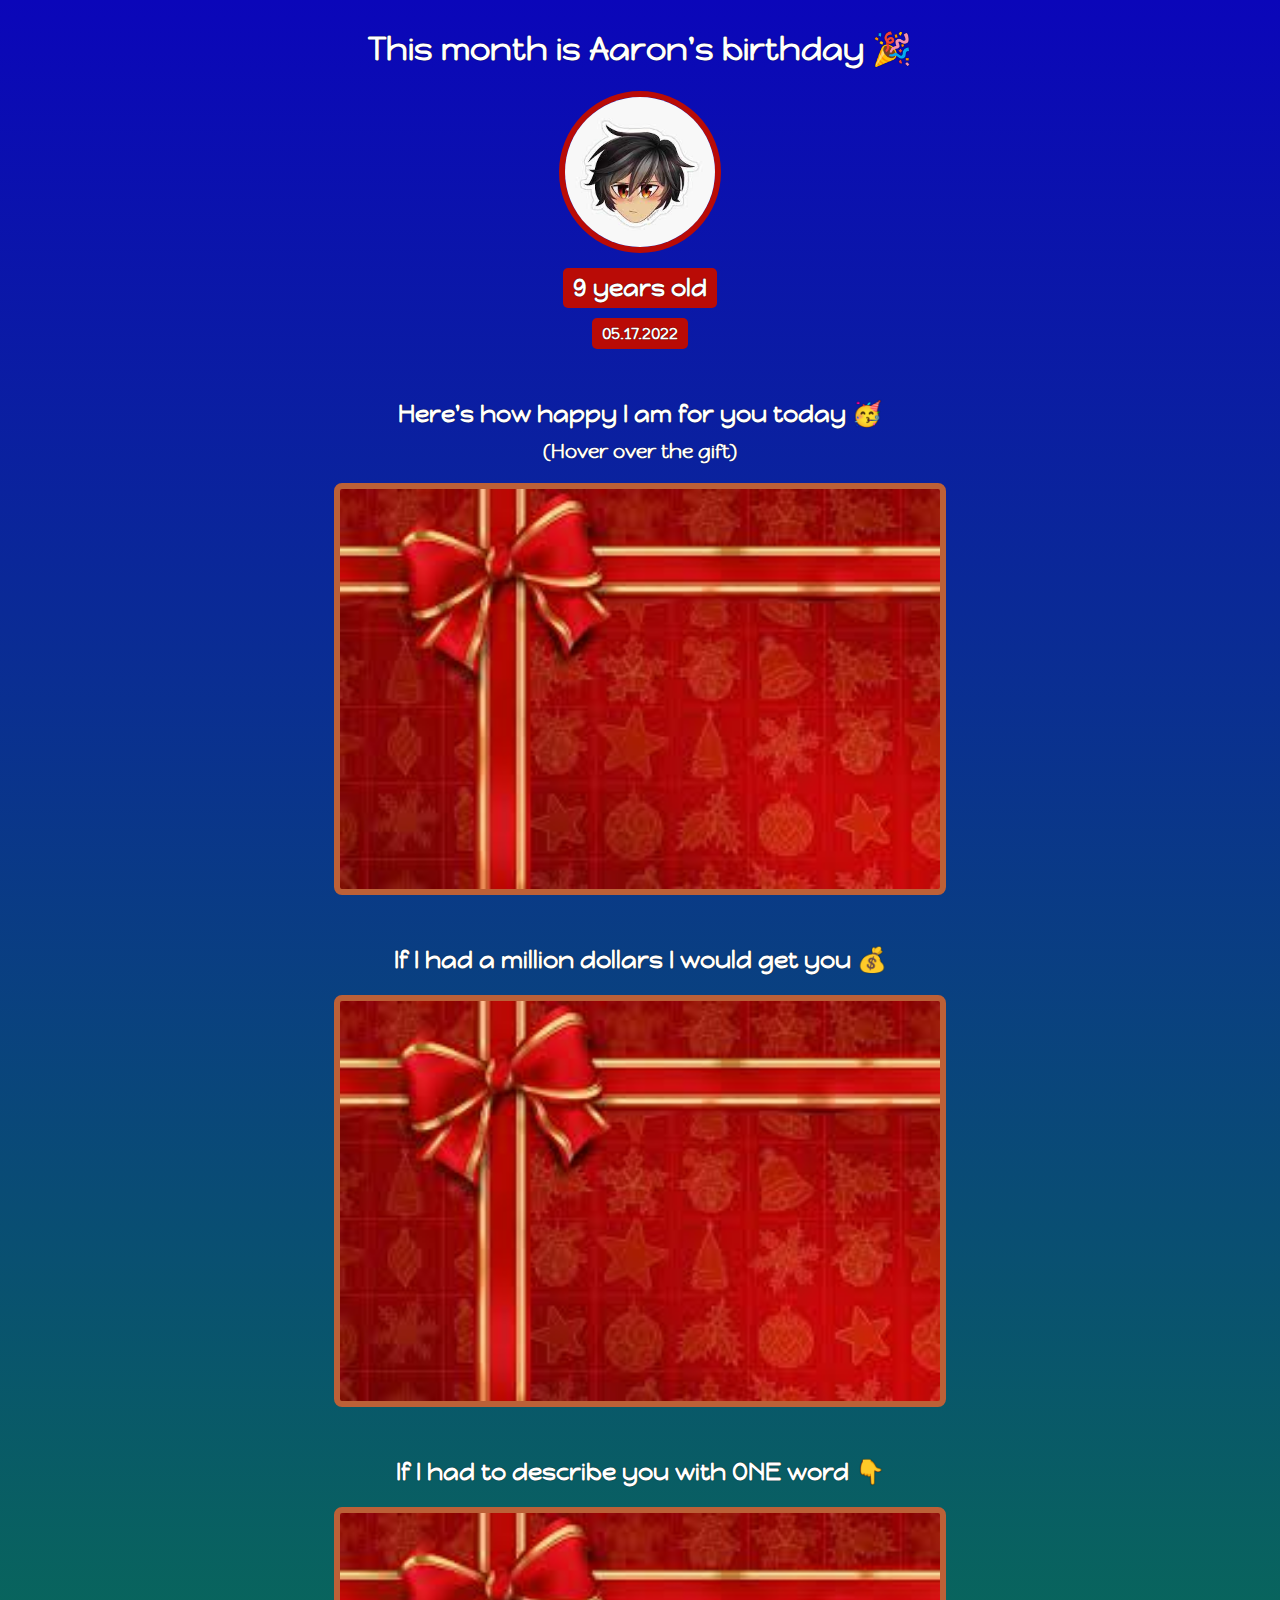
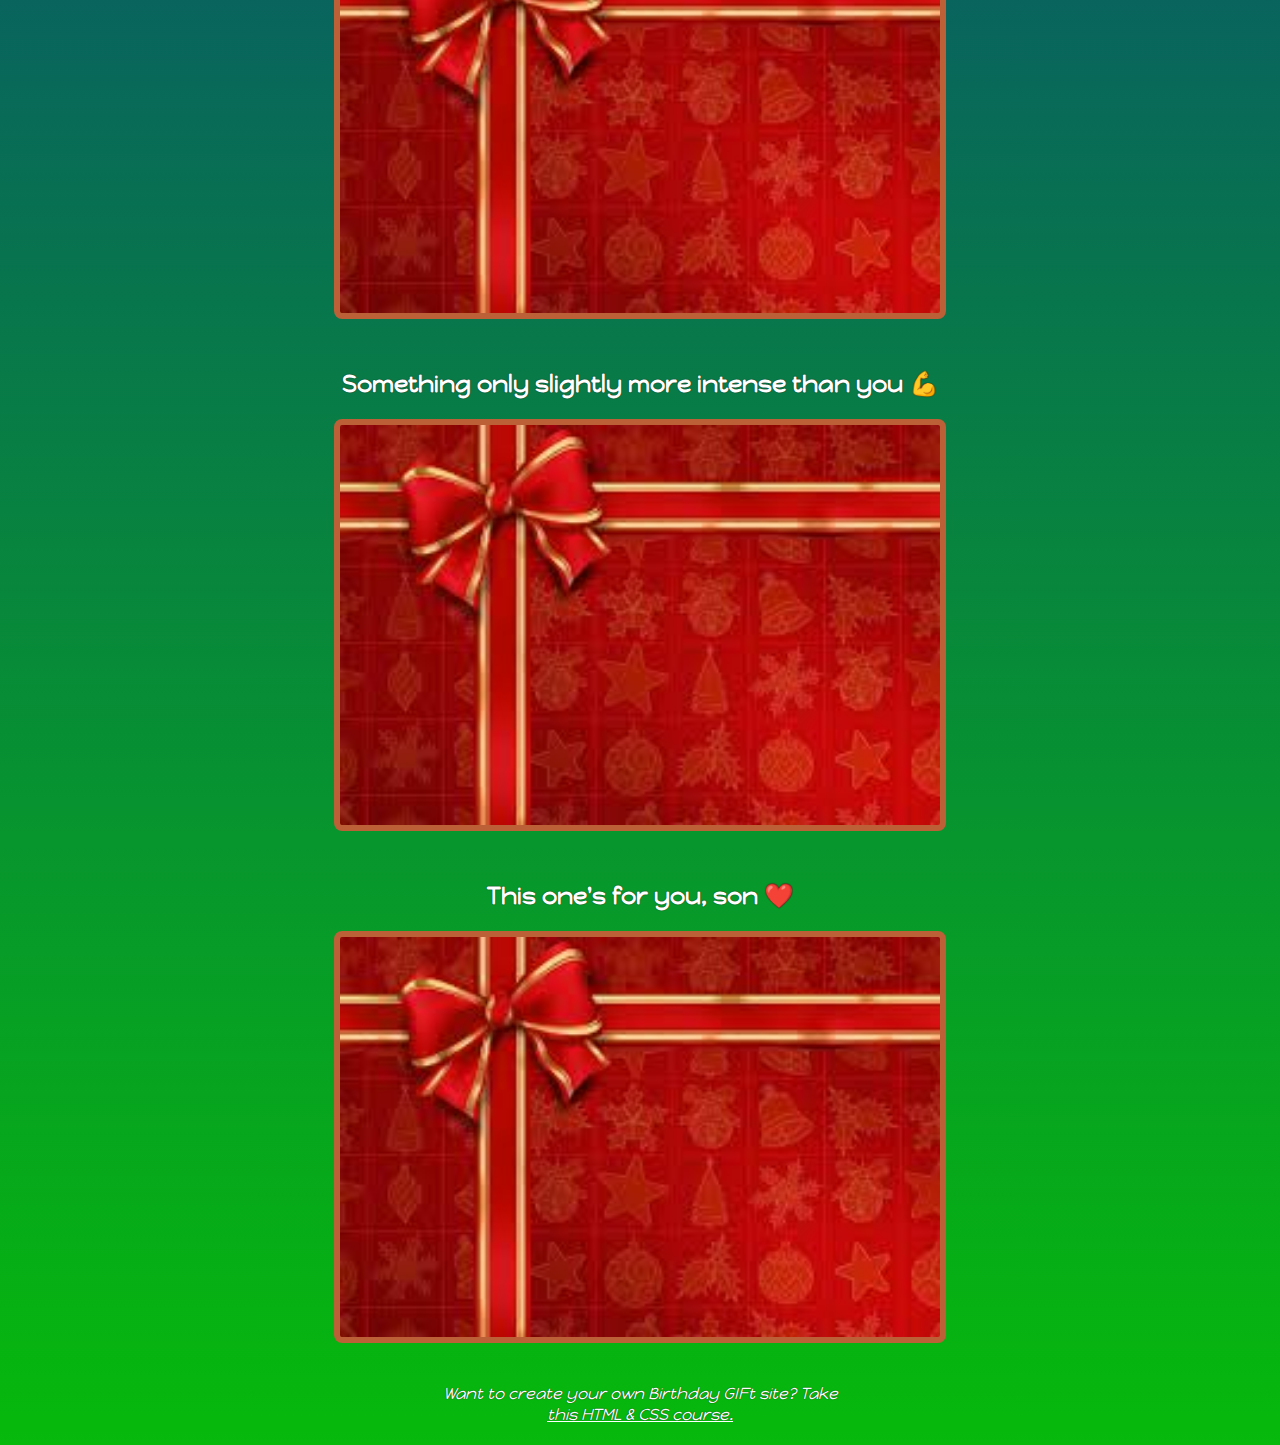
<file: index.html>
<html>
    <head>
        <link rel="preconnect" href="https://fonts.googleapis.com">
        <link rel="preconnect" href="https://fonts.gstatic.com" crossorigin>
        <link href="https://fonts.googleapis.com/css2?family=Happy+Monkey&display=swap" rel="stylesheet">
        <link rel="stylesheet" href="style.css">
    </head>
    <body>
        <div id="header">
            <h1>This month is Aaron's birthday 🎉</h1>
            <img id="bff-img" src="images/aaron.jpg">
            <h2 id="bday-age">9 years old</h2>
            <h4 id="bday-date">05.17.2022</h4>
        </div>
        
        <div class="gift-section">
            <h2 class="gift-title">Here's how happy I am for you today 🥳</h2>
            <h3 class="gift-hint">(Hover over the gift)</h3>
            <div class="gift-img" id="gift-img-happy"></div>
        </div>
        
        <div class="gift-section">
            <h2 class="gift-title">If I had a million dollars I would get you 💰</h2>
            <div class="gift-img" id="gift-img-ski"></div>
        </div>
        
        <div class="gift-section">
            <h2 class="gift-title">If I had to describe you with ONE word 👇</h2>
            <div class="gift-img" id="gift-img-intense"></div>
        </div>
        
        <div class="gift-section">
            <h2 class="gift-title">Something only slightly more intense than you 💪</h2>
            <div class="gift-img" id="gift-img-racing"></div>
        </div>
        
         <div class="gift-section">
            <h2 class="gift-title">This one's for you, son ❤️</h2>
            <div class="gift-img" id="gift-img-birthday"></div>
        </div>
        
        <p id="footer">Want to create your own Birthday GIFt site? Take <a href="https://scrimba.com/learn/htmlandcss" target="_blank">this HTML & CSS course.</a></p>
        
    </body>
</html>
</file>
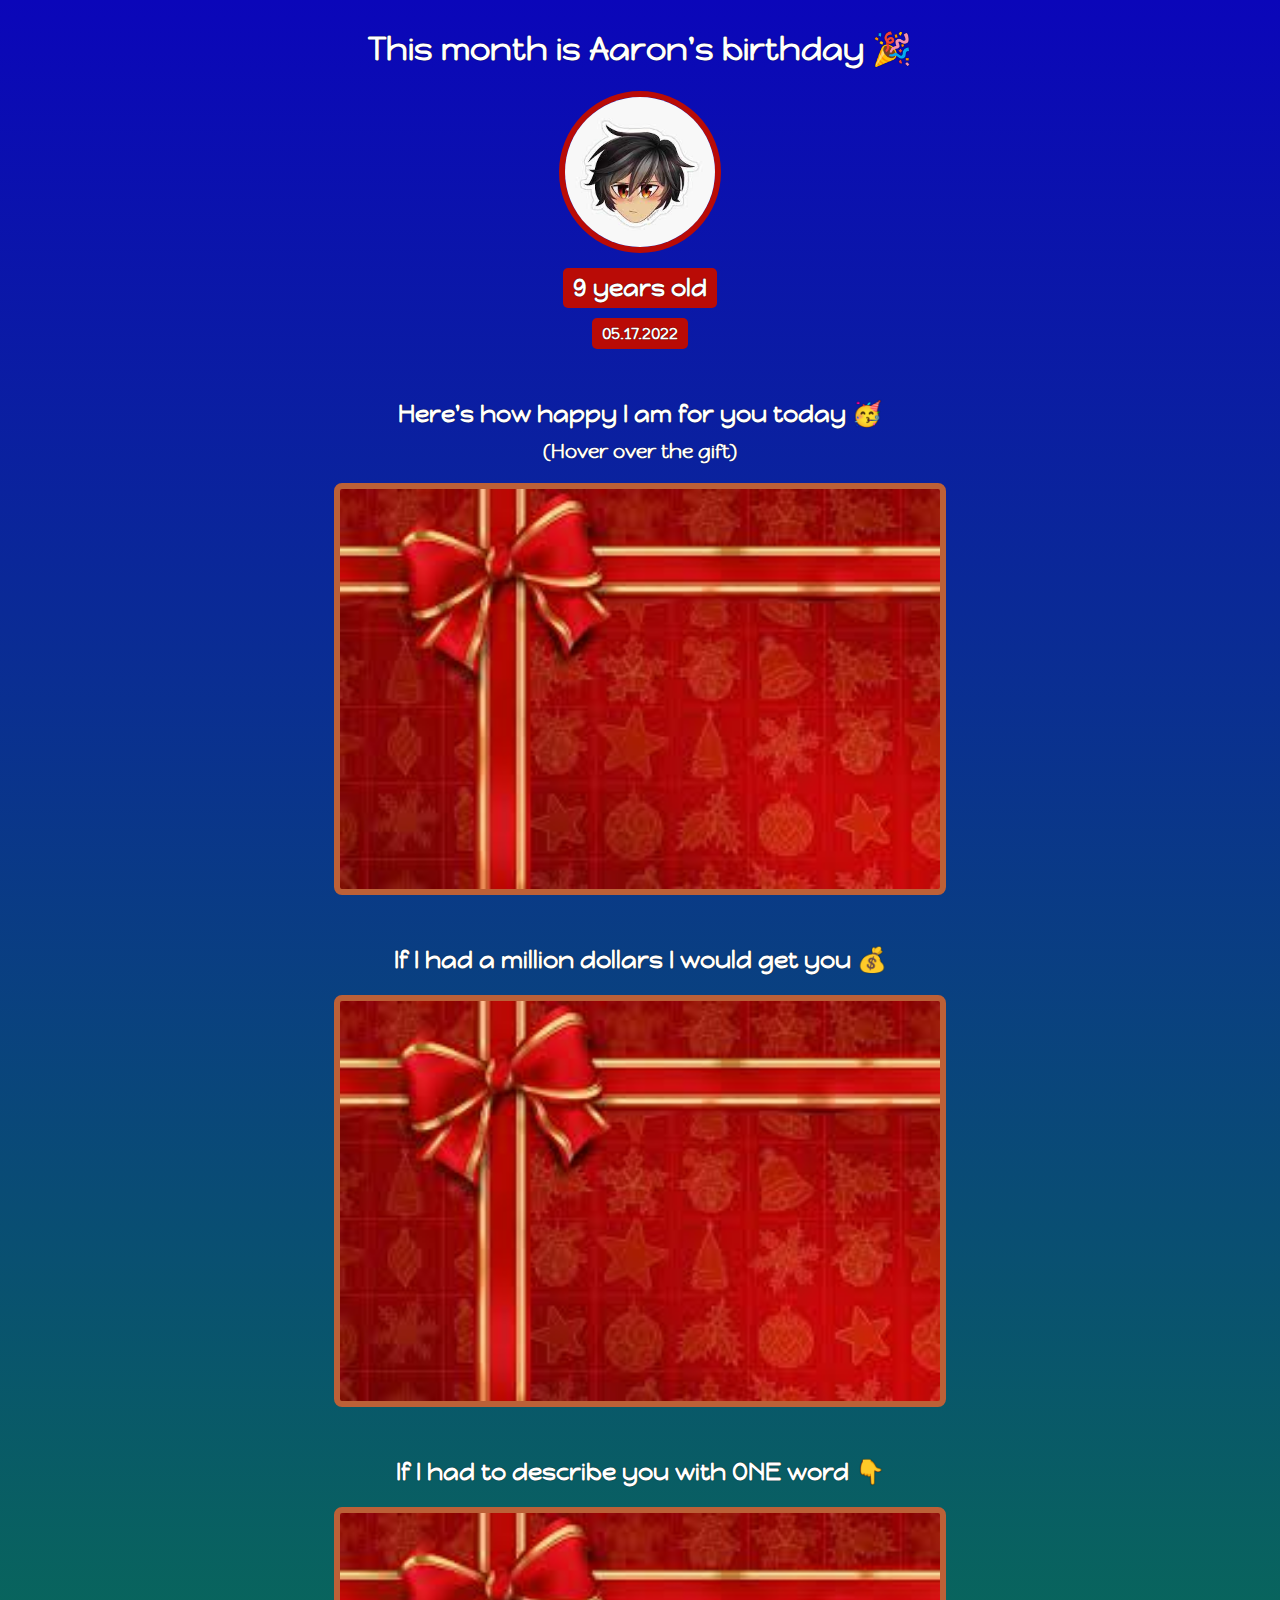
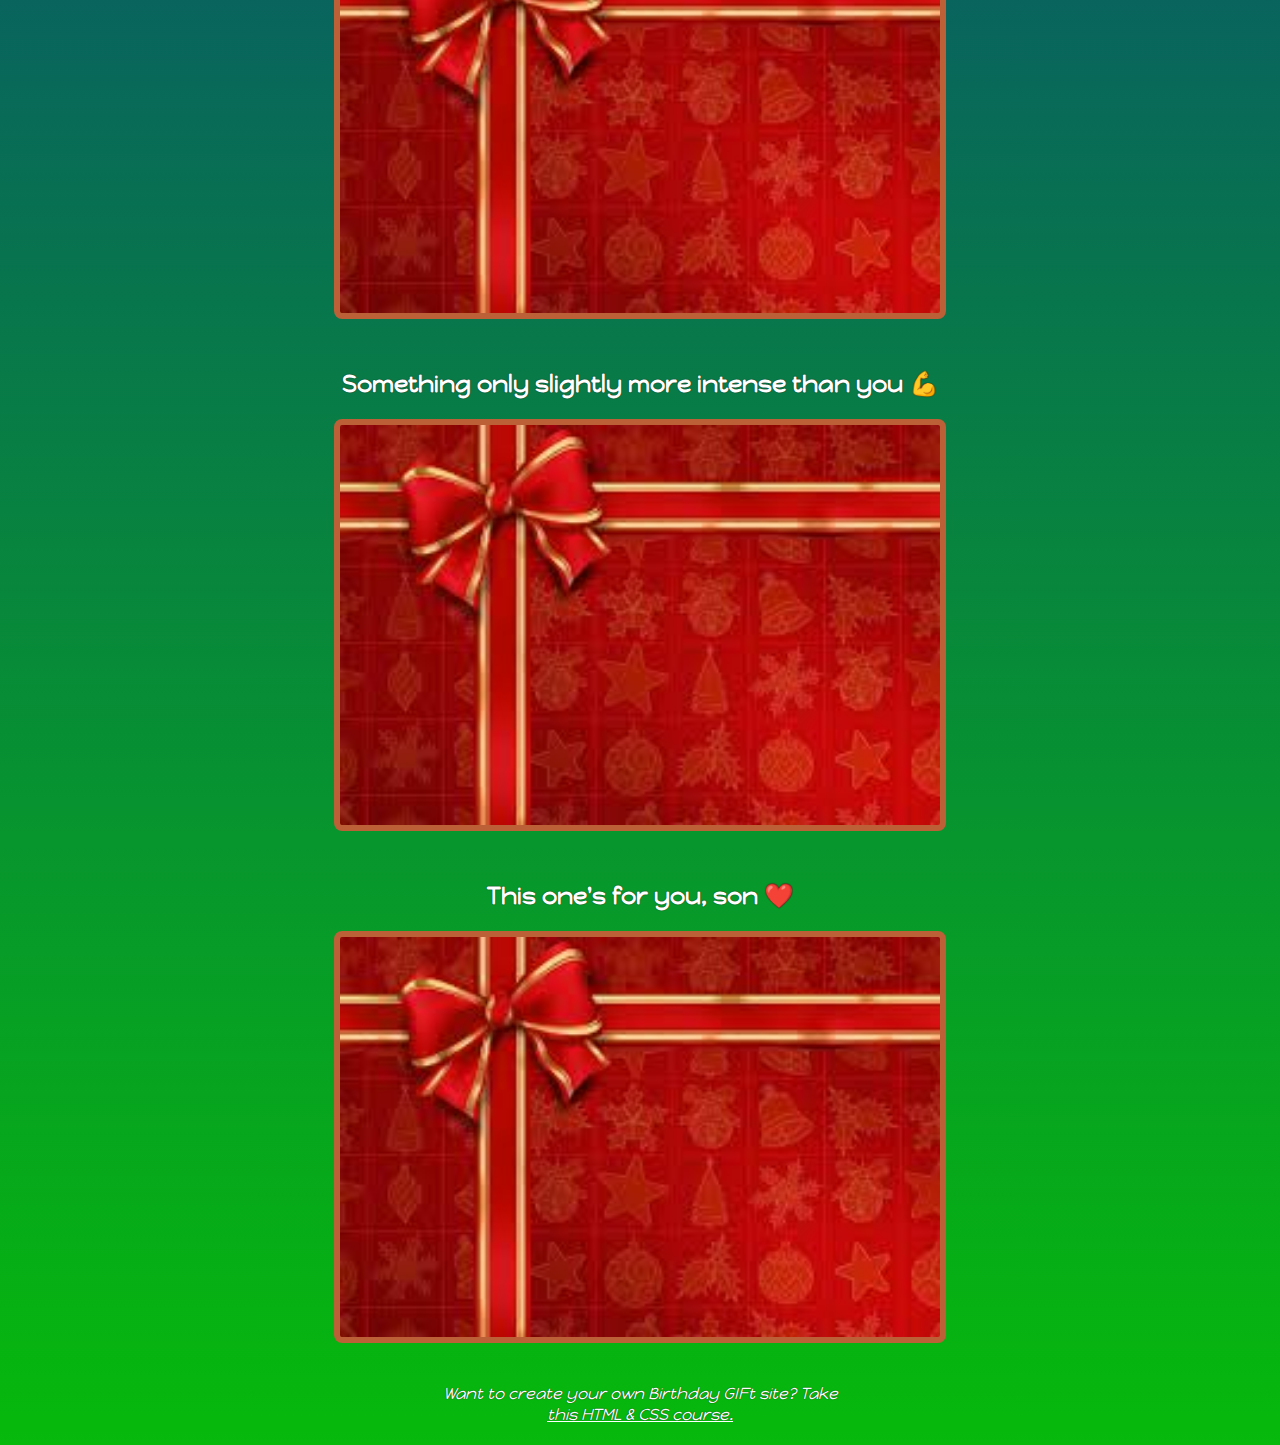
<file: birthdayWebsite/index.html>
<html>
    <head>
        <link rel="preconnect" href="https://fonts.googleapis.com">
        <link rel="preconnect" href="https://fonts.gstatic.com" crossorigin>
        <link href="https://fonts.googleapis.com/css2?family=Happy+Monkey&display=swap" rel="stylesheet">
        <link rel="stylesheet" href="style.css">
    </head>
    <body>
        <div id="header">
            <h1>This month is Aaron's birthday 🎉</h1>
            <img id="bff-img" src="images/aaron.jpg">
            <h2 id="bday-age">9 years old</h2>
            <h4 id="bday-date">05.17.2022</h4>
        </div>
        
        <div class="gift-section">
            <h2 class="gift-title">Here's how happy I am for you today 🥳</h2>
            <h3 class="gift-hint">(Hover over the gift)</h3>
            <div class="gift-img" id="gift-img-happy"></div>
        </div>
        
        <div class="gift-section">
            <h2 class="gift-title">If I had a million dollars I would get you 💰</h2>
            <div class="gift-img" id="gift-img-ski"></div>
        </div>
        
        <div class="gift-section">
            <h2 class="gift-title">If I had to describe you with ONE word 👇</h2>
            <div class="gift-img" id="gift-img-intense"></div>
        </div>
        
        <div class="gift-section">
            <h2 class="gift-title">Something only slightly more intense than you 💪</h2>
            <div class="gift-img" id="gift-img-racing"></div>
        </div>
        
         <div class="gift-section">
            <h2 class="gift-title">This one's for you, son ❤️</h2>
            <div class="gift-img" id="gift-img-birthday"></div>
        </div>
        
        <p id="footer">Want to create your own Birthday GIFt site? Take <a href="https://scrimba.com/learn/htmlandcss" target="_blank">this HTML & CSS course.</a></p>
        
    </body>
</html>
</file>
<file: style.css>
body {
    text-align: center;
    font-family: 'Happy Monkey', cursive;
    background: linear-gradient(#0B06B9, #06B90B);
    color: #ffffff;
}

h1, h2, h3, h4, p {
    text-shadow: 0 0 1px black;
}

#bff-img {
    width: 150px;
    border-radius: 50%;
    border: 6px solid #B90B06;
    margin-bottom: 10px;
}

#bday-age {
    background: #B90B06;
    padding: 5px 10px;
    border-radius: 5px;
    margin: 5px 0 10px 0;
}

#bday-date {
    margin: 0;
    background: #B90B06;
    padding: 5px 10px;
    border-radius: 5px;
}

#header {
    display: flex;
    flex-direction: column;
    align-items: center;
}

.gift-section {
    margin-top: 50px;
}

.gift-title {
    margin-bottom: 10px;
}

.gift-hint {
    margin-top: 0;
}

#gift-img-cheers {
    height: 200px;
}

.gift-img {
    margin: 20px auto;
    max-width: 600px;
    height: 400px;
    border: 6px solid #BC6037;
    border-radius: 8px;
    background-image: url("images/gift-cover.jpg");
    background-size: cover;
}

#gift-img-happy:hover {
    background-image: url("images/happy.webp");
    max-width: 400px;
}

#gift-img-ski:hover {
    background-image: url("images/ski.webp");
}

#gift-img-intense:hover {
    background-image: url("images/intense.webp");
    max-width: 400px;
}

#gift-img-racing:hover {
    background-image: url("images/racing.webp");
}

#gift-img-birthday:hover {
    background-image: url("images/birthday.webp");
}

#footer {
    font-style: italic;
    width: 400px;
    margin: 40px auto 20px;
}

a {
    color: white;
}
</file>
<file: birthdayWebsite/style.css>
body {
    text-align: center;
    font-family: 'Happy Monkey', cursive;
    background: linear-gradient(#0B06B9, #06B90B);
    color: #ffffff;
}

h1, h2, h3, h4, p {
    text-shadow: 0 0 1px black;
}

#bff-img {
    width: 150px;
    border-radius: 50%;
    border: 6px solid #B90B06;
    margin-bottom: 10px;
}

#bday-age {
    background: #B90B06;
    padding: 5px 10px;
    border-radius: 5px;
    margin: 5px 0 10px 0;
}

#bday-date {
    margin: 0;
    background: #B90B06;
    padding: 5px 10px;
    border-radius: 5px;
}

#header {
    display: flex;
    flex-direction: column;
    align-items: center;
}

.gift-section {
    margin-top: 50px;
}

.gift-title {
    margin-bottom: 10px;
}

.gift-hint {
    margin-top: 0;
}

#gift-img-cheers {
    height: 200px;
}

.gift-img {
    margin: 20px auto;
    max-width: 600px;
    height: 400px;
    border: 6px solid #BC6037;
    border-radius: 8px;
    background-image: url("images/gift-cover.jpg");
    background-size: cover;
}

#gift-img-happy:hover {
    background-image: url("images/happy.webp");
    max-width: 400px;
}

#gift-img-ski:hover {
    background-image: url("images/ski.webp");
}

#gift-img-intense:hover {
    background-image: url("images/intense.webp");
    max-width: 400px;
}

#gift-img-racing:hover {
    background-image: url("images/racing.webp");
}

#gift-img-birthday:hover {
    background-image: url("images/birthday.webp");
}

#footer {
    font-style: italic;
    width: 400px;
    margin: 40px auto 20px;
}

a {
    color: white;
}
</file>
